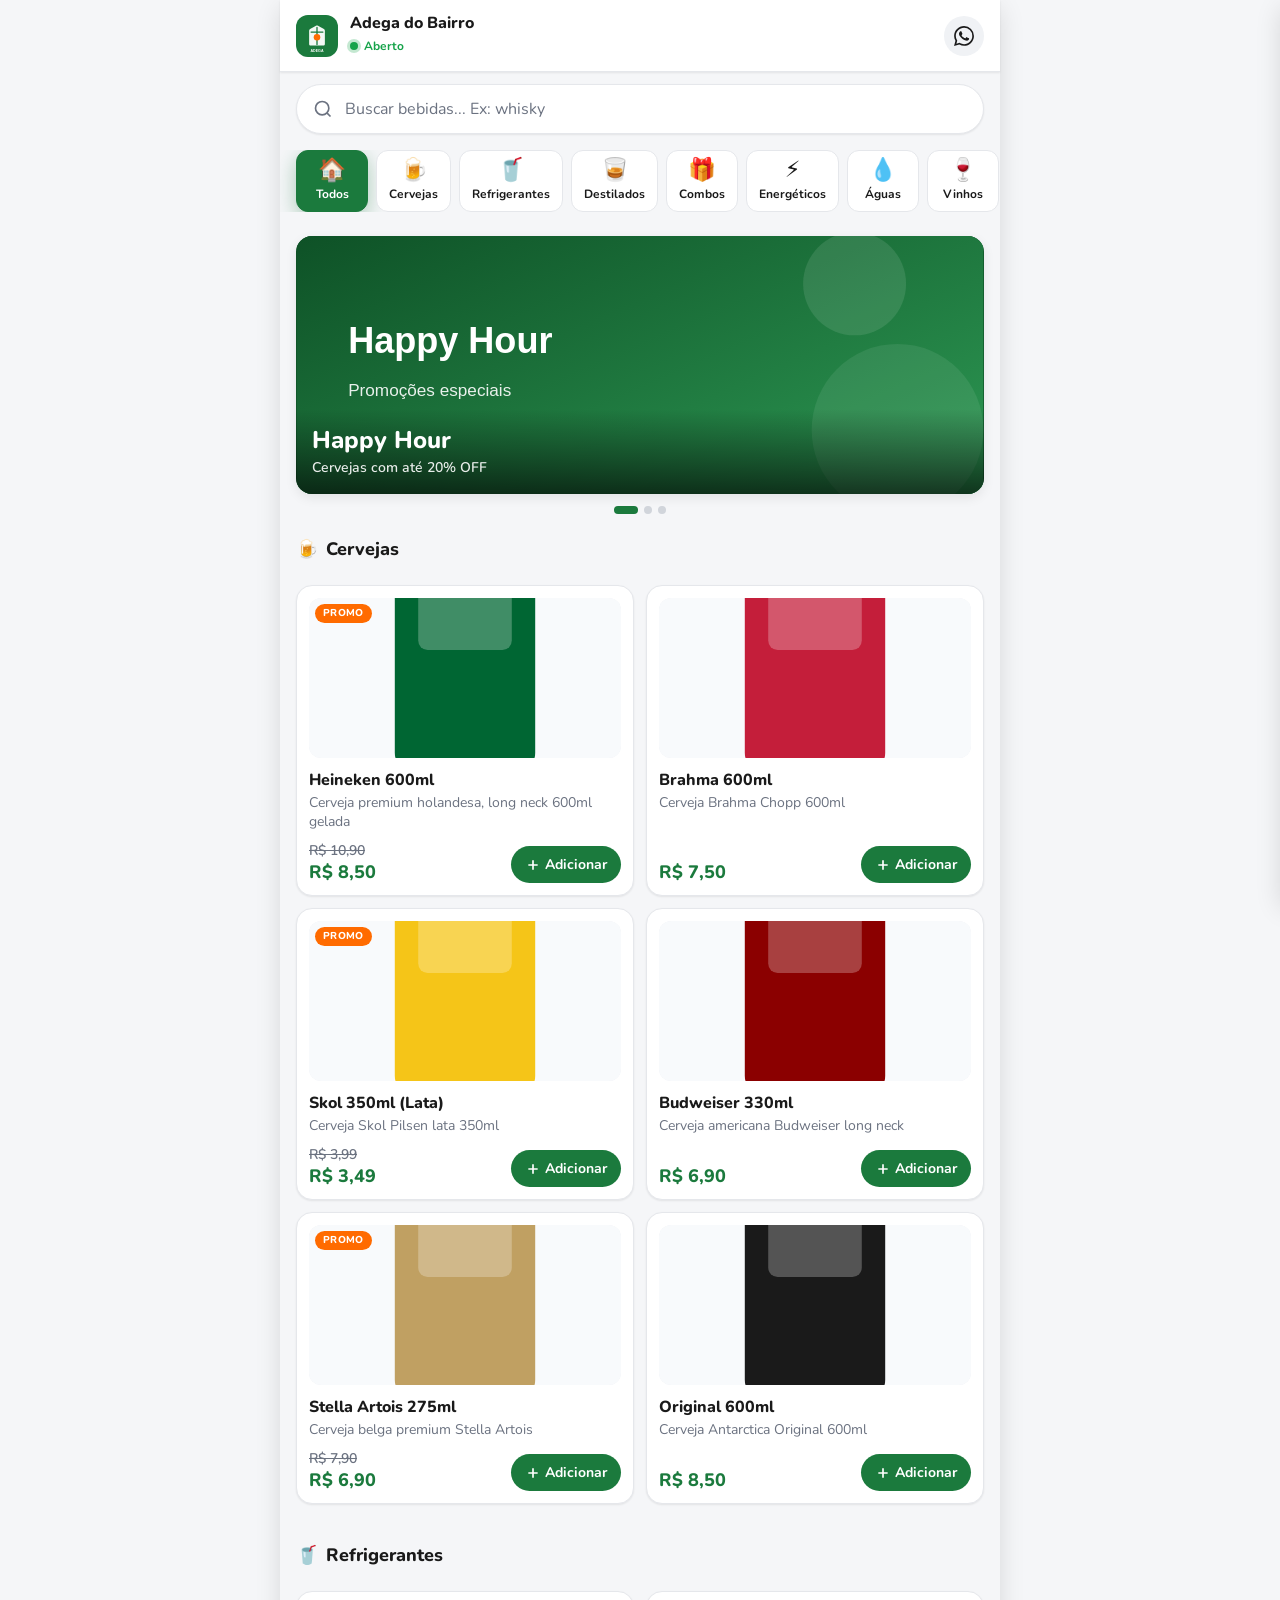
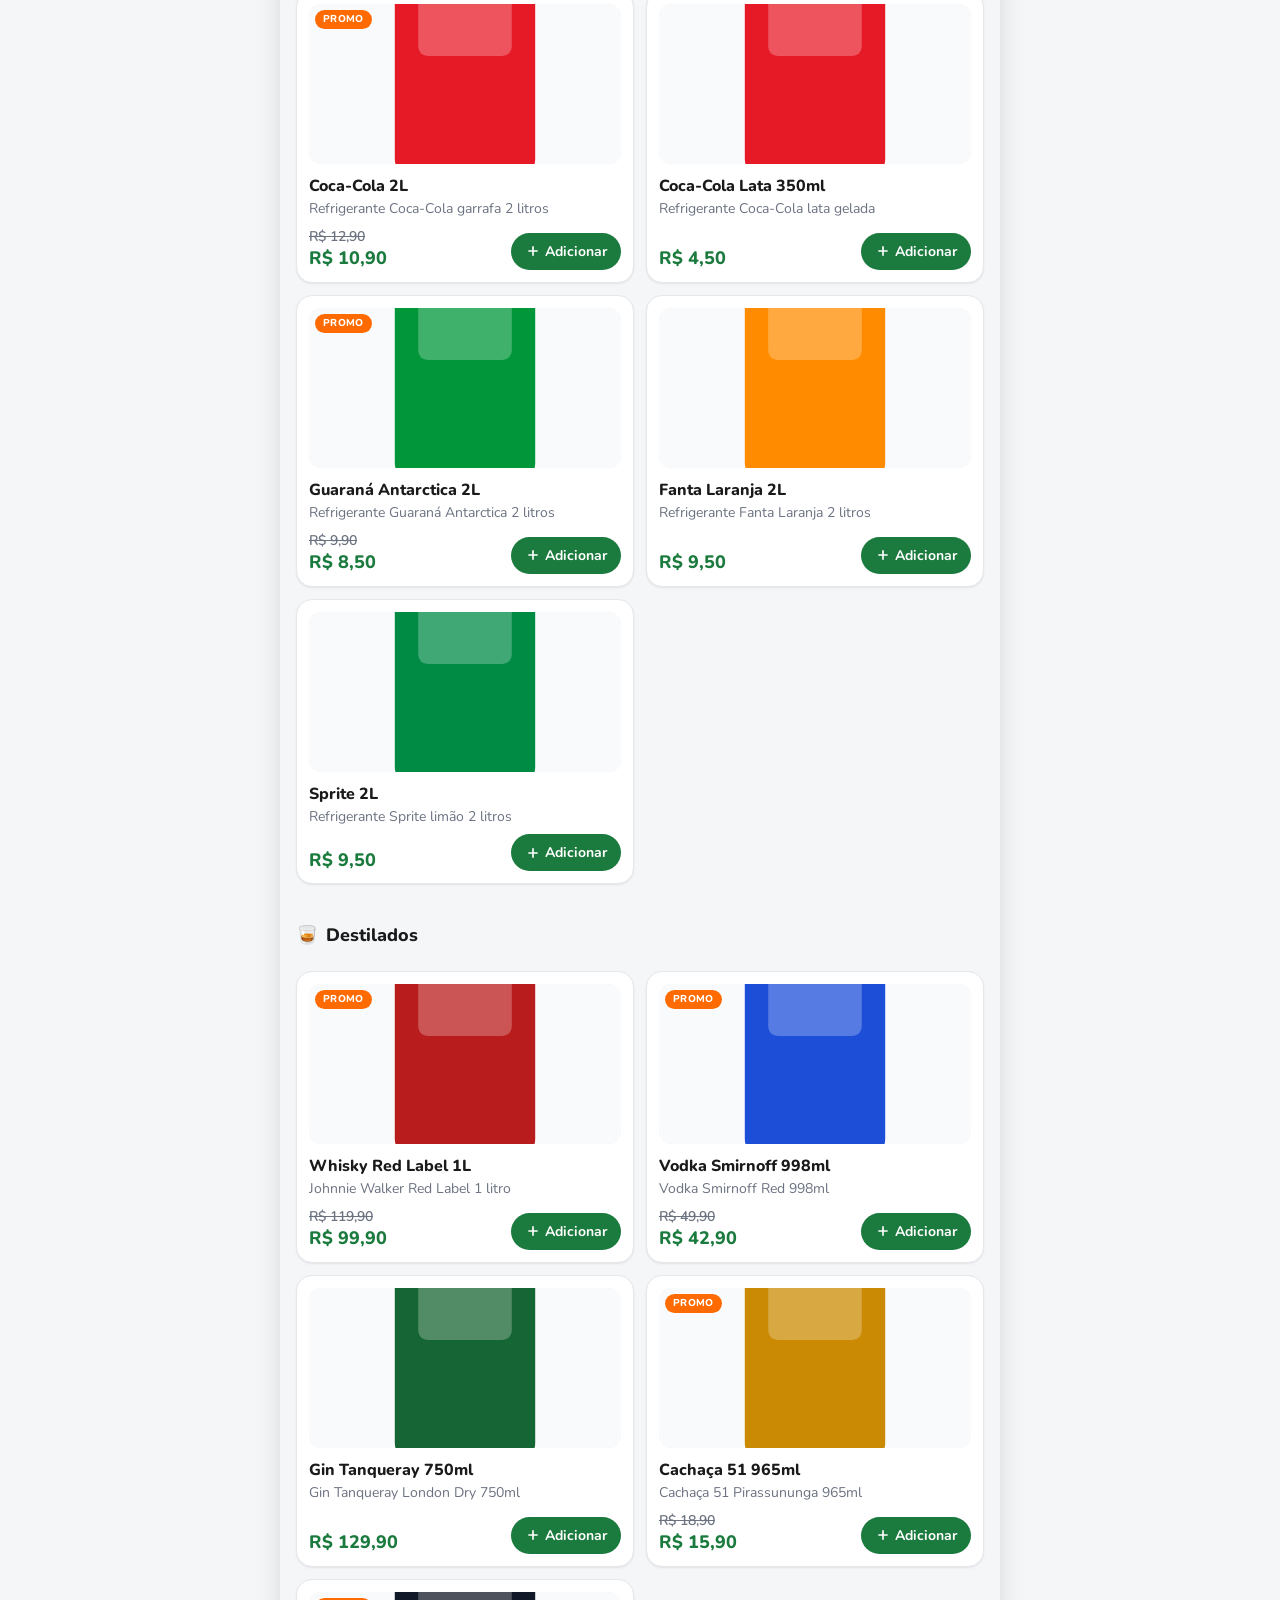
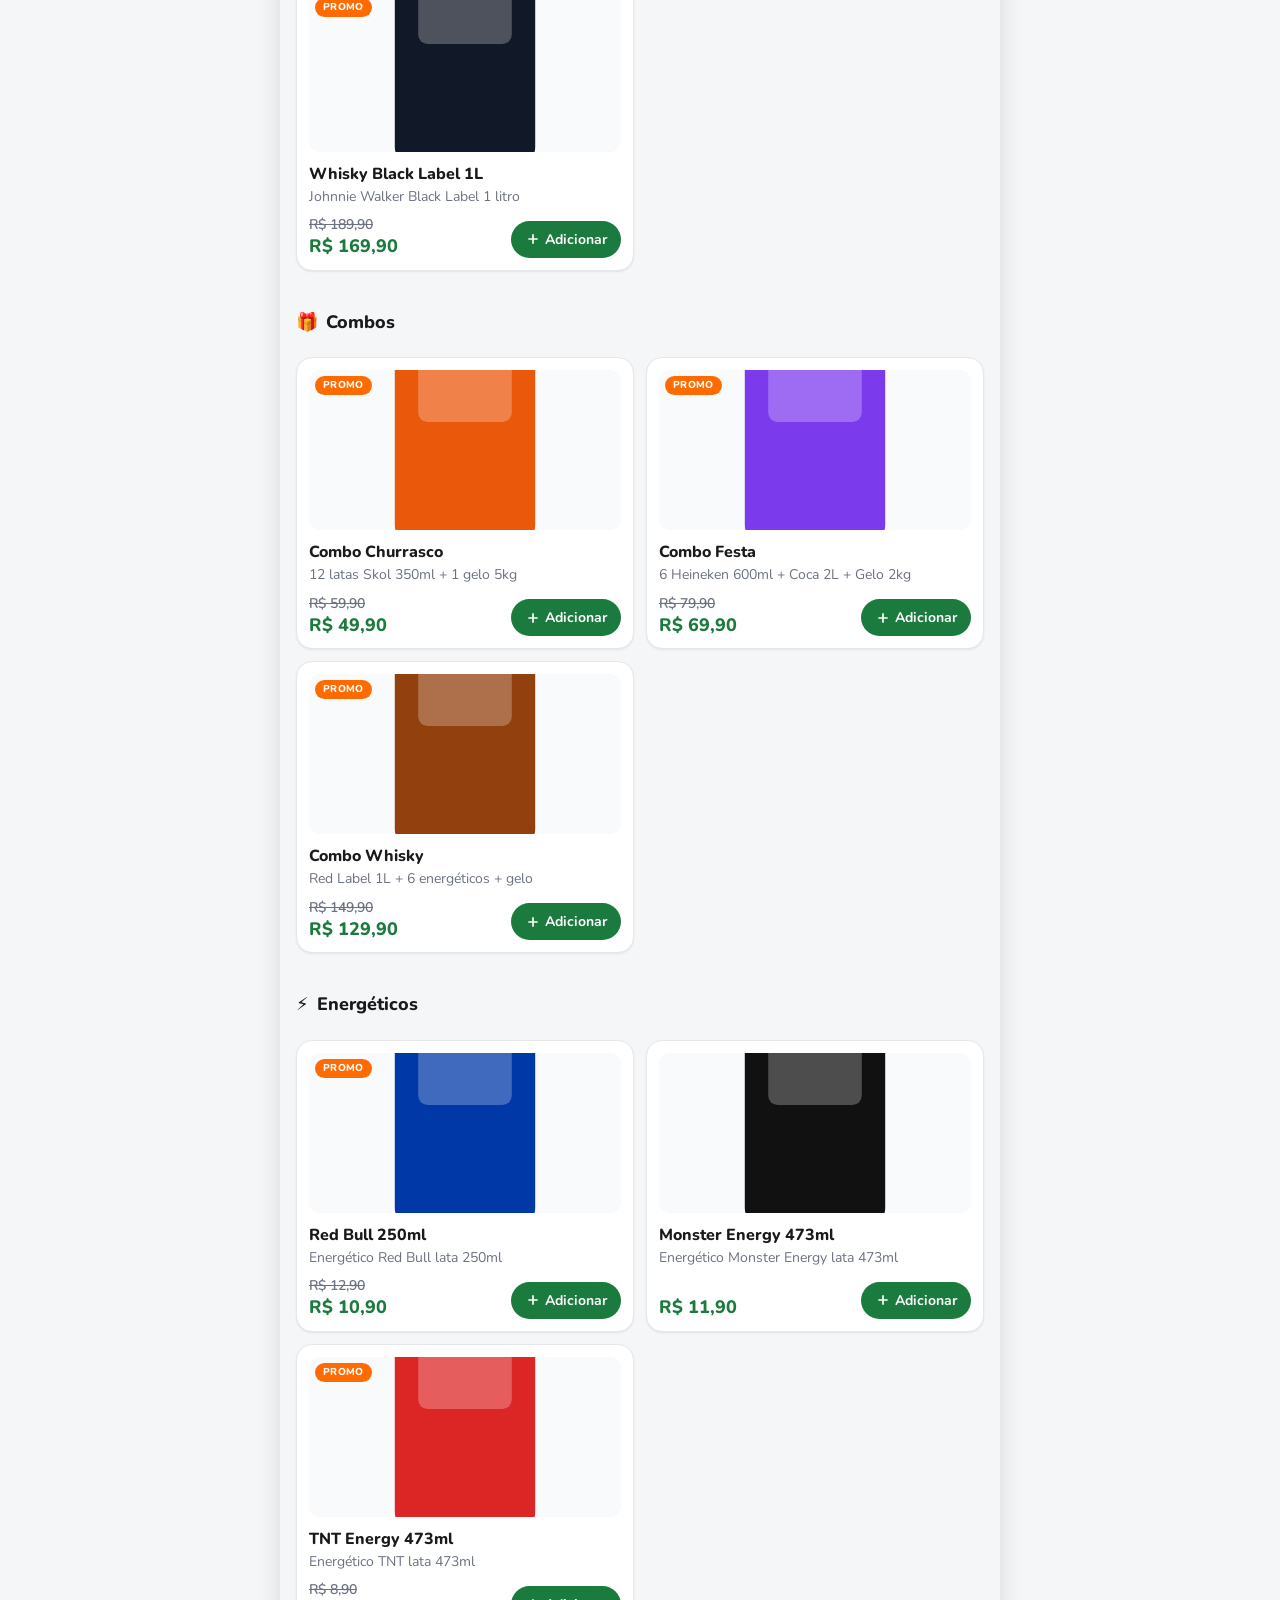
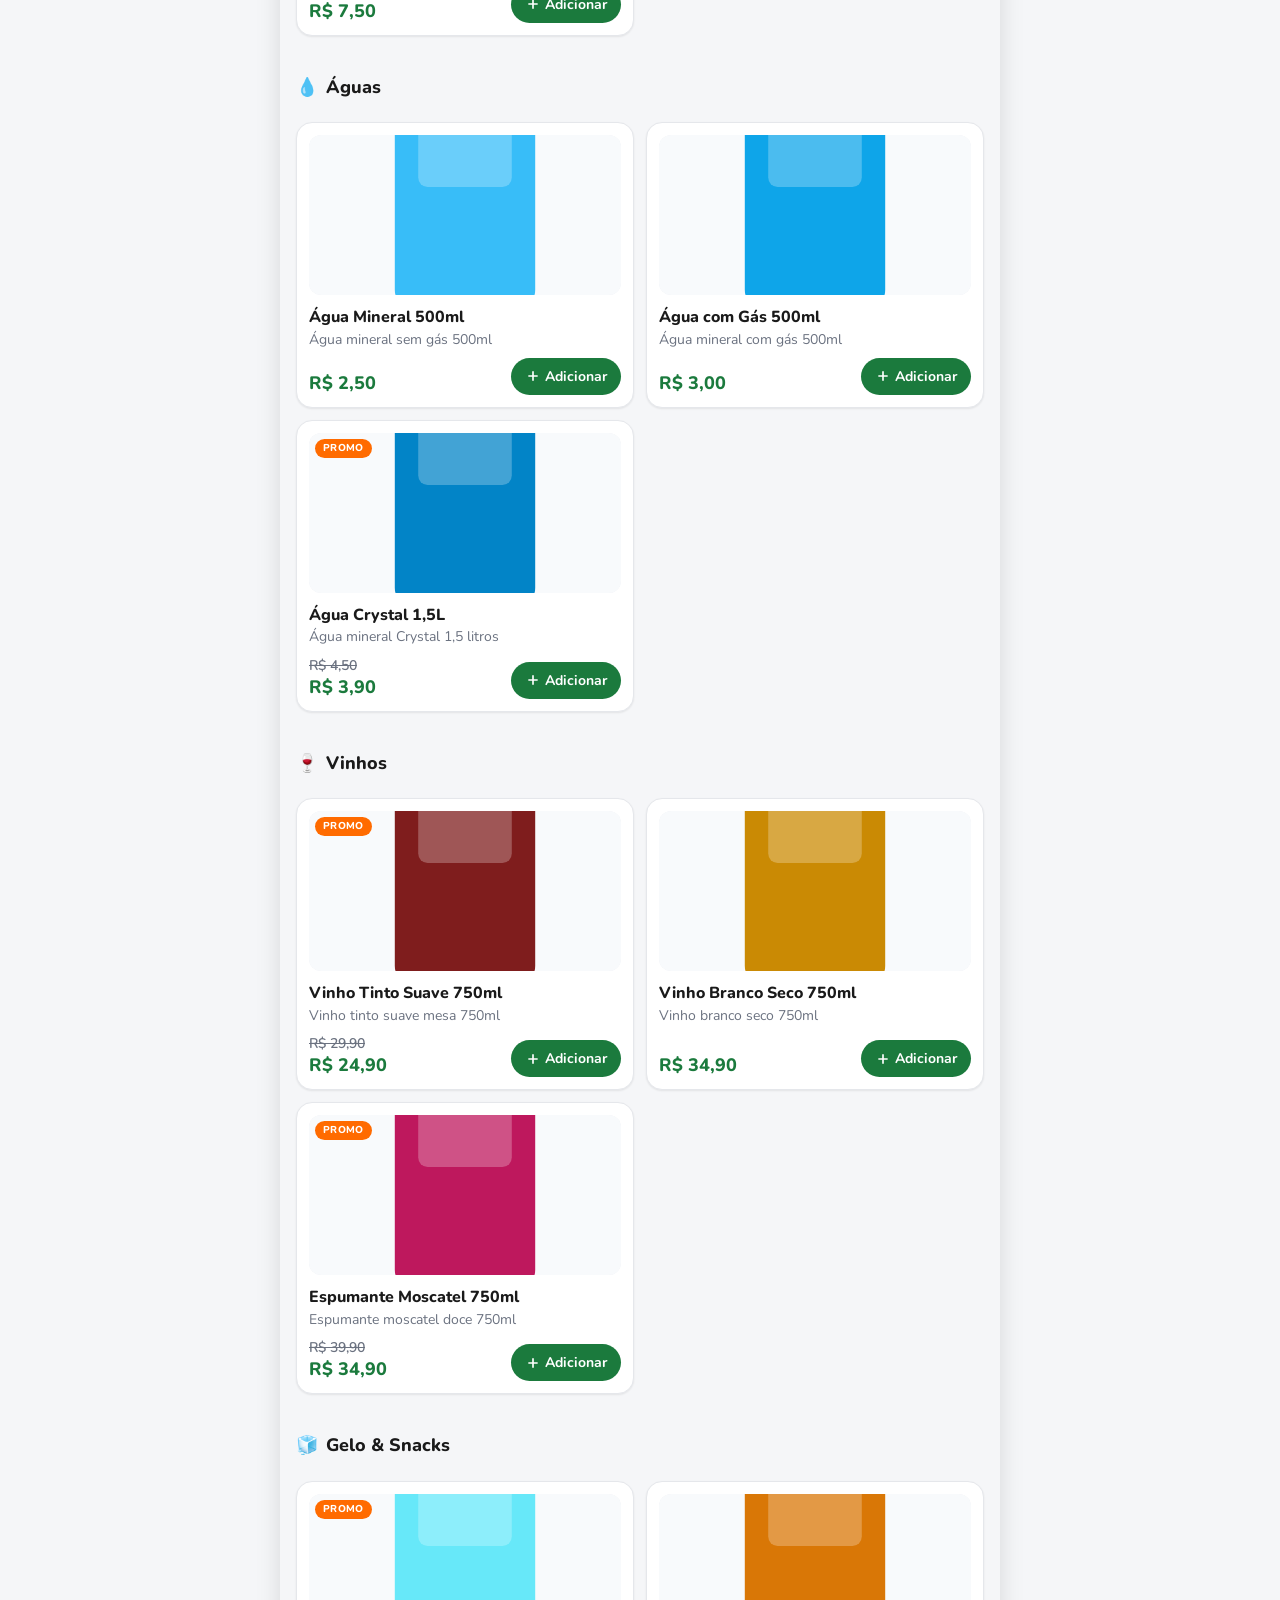
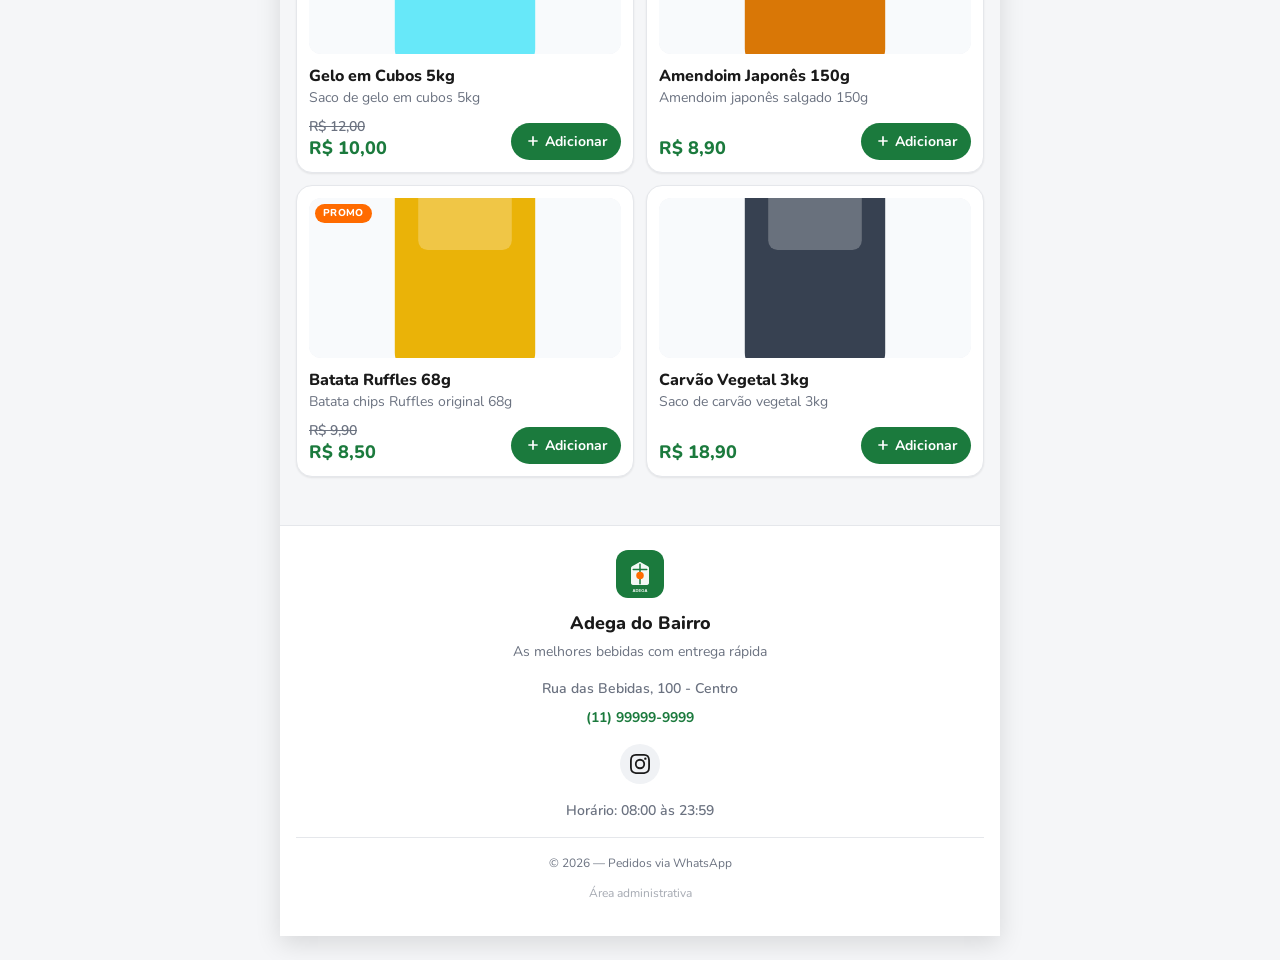
<file: index.html>
<!DOCTYPE html>
<html lang="pt-BR">
<head>
  <meta charset="UTF-8" />
  <script>
    /* Base path: GitHub Pages / HTTP. Em file:// NÃO usa <base> (abre direto no PC). */
    (function () {
      if (location.protocol === "file:") {
        window.APP_BASE = "";
        window.assetUrl = function (p) {
          return String(p || "").replace(/^\.\//, "").replace(/^\//, "");
        };
        return;
      }
      var path = location.pathname || "/";
      var base;
      if (path.indexOf("/admin") !== -1) {
        base = path.replace(/\/admin(?:\/.*)?$/, "/");
      } else if (/\.html?$/i.test(path)) {
        base = path.replace(/\/[^/]+$/, "/");
      } else {
        base = path.endsWith("/") ? path : path + "/";
      }
      window.APP_BASE = base;
      window.assetUrl = function (p) {
        return base + String(p || "").replace(/^\.\//, "").replace(/^\//, "");
      };
      if (!document.querySelector("base")) {
        var el = document.createElement("base");
        el.href = base;
        document.head.insertBefore(el, document.head.firstChild);
      }
    })();
  </script>
  <meta name="viewport" content="width=device-width, initial-scale=1.0, viewport-fit=cover" />
  <meta name="theme-color" content="#1B7A3D" />
  <meta name="description" content="Peça cervejas, destilados, refrigerantes e mais. Entrega rápida pelo WhatsApp." />
  <meta name="keywords" content="delivery bebidas, adega, cerveja, whisky, cardápio digital" />
  <meta name="apple-mobile-web-app-capable" content="yes" />
  <meta name="apple-mobile-web-app-status-bar-style" content="default" />
  <meta name="apple-mobile-web-app-title" content="Adega do Bairro" />
  <meta property="og:title" content="Adega do Bairro | Delivery de Bebidas" />
  <meta property="og:description" content="Peça cervejas, destilados e mais com entrega rápida pelo WhatsApp." />
  <meta property="og:type" content="website" />
  <meta property="og:image" content="assets/images/logo.svg" />
  <meta name="twitter:card" content="summary" />
  <title>Adega do Bairro | Delivery de Bebidas</title>
  <link rel="icon" href="assets/images/favicon.svg" type="image/svg+xml" />
  <link rel="apple-touch-icon" href="assets/images/icon-192.png" />
  <link rel="manifest" href="manifest.json" />
  <link rel="stylesheet" href="assets/css/style.css" />
</head>
<body>
  <div class="app" id="app">
    <!-- Loading -->
    <div class="loading" id="loading">
      <div class="spinner"></div>
      <p>Carregando cardápio...</p>
    </div>

    <div id="app-conteudo" class="oculto">
      <!-- Header -->
      <header class="header">
        <img id="header-logo" class="header-logo" src="assets/images/logo.svg" alt="Logo" />
        <div class="header-info">
          <h1 class="header-nome" id="header-nome">Adega do Bairro</h1>
          <div class="header-status aberto" id="header-status">
            <span class="ponto"></span>
            Aberto
          </div>
        </div>
        <div class="header-acoes">
          <a id="header-whatsapp" class="header-btn" href="#" target="_blank" rel="noopener" aria-label="WhatsApp" title="WhatsApp">
            <svg viewBox="0 0 24 24" fill="currentColor"><path d="M17.472 14.382c-.297-.149-1.758-.867-2.03-.967-.273-.099-.471-.148-.67.15-.197.297-.767.966-.94 1.164-.173.199-.347.223-.644.075-.297-.15-1.255-.463-2.39-1.475-.883-.788-1.48-1.761-1.653-2.059-.173-.297-.018-.458.13-.606.134-.133.298-.347.446-.52.149-.174.198-.298.298-.497.099-.198.05-.371-.025-.52-.075-.149-.669-1.612-.916-2.207-.242-.579-.487-.5-.669-.51-.173-.008-.371-.01-.57-.01-.198 0-.52.074-.792.372-.272.297-1.04 1.016-1.04 2.479 0 1.462 1.065 2.875 1.213 3.074.149.198 2.096 3.2 5.077 4.487.709.306 1.262.489 1.694.625.712.227 1.36.195 1.871.118.571-.085 1.758-.719 2.006-1.413.248-.694.248-1.289.173-1.413-.074-.124-.272-.198-.57-.347m-5.421 7.403h-.004a9.87 9.87 0 01-5.031-1.378l-.361-.214-3.741.982.998-3.648-.235-.374a9.86 9.86 0 01-1.51-5.26c.001-5.45 4.436-9.884 9.888-9.884 2.64 0 5.122 1.03 6.988 2.898a9.825 9.825 0 012.893 6.994c-.003 5.45-4.435 9.884-9.885 9.884m8.413-18.297A11.815 11.815 0 0012.05 0C5.495 0 .16 5.335.157 11.892c0 2.096.547 4.142 1.588 5.945L.057 24l6.305-1.654a11.882 11.882 0 005.683 1.448h.005c6.554 0 11.89-5.335 11.893-11.893a11.821 11.821 0 00-3.48-8.413z"/></svg>
          </a>
        </div>
      </header>

      <!-- Aviso loja fechada -->
      <div class="aviso-fechado" id="aviso-fechado" role="alert"></div>

      <!-- Pesquisa -->
      <div class="pesquisa-wrap">
        <div class="pesquisa-campo">
          <svg viewBox="0 0 24 24" fill="none" stroke="currentColor" stroke-width="2"><circle cx="11" cy="11" r="8"/><path d="M21 21l-4.35-4.35"/></svg>
          <input type="search" id="pesquisa-input" placeholder="Buscar bebidas... Ex: whisky" autocomplete="off" enterkeyhint="search" />
          <button type="button" class="pesquisa-limpar" id="pesquisa-limpar" aria-label="Limpar busca">✕</button>
        </div>
      </div>

      <!-- Categorias -->
      <div class="categorias-wrap">
        <div class="categorias-lista" id="categorias-lista" role="tablist"></div>
      </div>

      <!-- Banners -->
      <section class="banner-secao" id="banner-secao">
        <div class="banner-slider">
          <div class="banner-track" id="banner-track"></div>
          <button class="banner-nav prev" id="banner-prev" type="button" aria-label="Anterior">
            <svg viewBox="0 0 24 24" fill="none" stroke="currentColor" stroke-width="2.5"><path d="M15 18l-6-6 6-6"/></svg>
          </button>
          <button class="banner-nav next" id="banner-next" type="button" aria-label="Próximo">
            <svg viewBox="0 0 24 24" fill="none" stroke="currentColor" stroke-width="2.5"><path d="M9 18l6-6-6-6"/></svg>
          </button>
        </div>
        <div class="banner-dots" id="banner-dots"></div>
      </section>

      <!-- Produtos -->
      <section class="produtos-secao" id="produtos-secao">
        <div class="produtos-grid" id="produtos-grid"></div>
      </section>

      <!-- Footer -->
      <footer class="footer">
        <img id="footer-logo" class="footer-logo" src="assets/images/logo.svg" alt="" />
        <div class="footer-nome" id="footer-nome">Adega do Bairro</div>
        <p class="footer-slogan" id="footer-slogan">As melhores bebidas com entrega rápida</p>
        <div class="footer-info">
          <span id="footer-endereco"></span>
          <a id="footer-telefone" href="#" target="_blank" rel="noopener"></a>
        </div>
        <div class="footer-redes">
          <a id="footer-instagram" class="oculto" href="#" target="_blank" rel="noopener" aria-label="Instagram">
            <svg viewBox="0 0 24 24" fill="currentColor"><path d="M12 2.163c3.204 0 3.584.012 4.85.07 3.252.148 4.771 1.691 4.919 4.919.058 1.265.069 1.645.069 4.849 0 3.205-.012 3.584-.069 4.849-.149 3.225-1.664 4.771-4.919 4.919-1.266.058-1.644.07-4.85.07-3.204 0-3.584-.012-4.849-.07-3.26-.149-4.771-1.699-4.919-4.92-.058-1.265-.07-1.644-.07-4.849 0-3.204.013-3.583.07-4.849.149-3.227 1.664-4.771 4.919-4.919 1.266-.057 1.645-.069 4.849-.069zM12 0C8.741 0 8.333.014 7.053.072 2.695.272.273 2.69.073 7.052.014 8.333 0 8.741 0 12c0 3.259.014 3.668.072 4.948.2 4.358 2.618 6.78 6.98 6.98C8.333 23.986 8.741 24 12 24c3.259 0 3.668-.014 4.948-.072 4.354-.2 6.782-2.618 6.979-6.98.059-1.28.073-1.689.073-4.948 0-3.259-.014-3.667-.072-4.947-.196-4.354-2.617-6.78-6.979-6.98C15.668.014 15.259 0 12 0zm0 5.838a6.162 6.162 0 100 12.324 6.162 6.162 0 000-12.324zM12 16a4 4 0 110-8 4 4 0 010 8zm6.406-11.845a1.44 1.44 0 100 2.881 1.44 1.44 0 000-2.881z"/></svg>
          </a>
        </div>
        <p class="footer-horario" id="footer-horario"></p>
        <p class="footer-copy">© <span id="ano-atual"></span> — Pedidos via WhatsApp</p>
        <a class="footer-admin-link" href="admin/">Área administrativa</a>
      </footer>
    </div>
  </div>

  <!-- Barra do carrinho (preço + finalizar sempre visíveis) -->
  <div class="carrinho-barra oculto" id="carrinho-barra">
    <button type="button" class="carrinho-barra-info" id="carrinho-btn-flutuante" aria-label="Ver carrinho">
      <span class="carrinho-barra-badge" id="carrinho-badge">0</span>
      <div class="carrinho-barra-textos">
        <strong id="barra-total">R$ 0,00</strong>
        <small id="barra-detalhe">inclui entrega</small>
      </div>
    </button>
    <button type="button" class="carrinho-barra-finalizar" id="btn-finalizar-barra">
      Finalizar pedido
    </button>
  </div>

  <!-- Overlay + Drawer carrinho -->
  <div class="carrinho-overlay" id="carrinho-overlay"></div>
  <aside class="carrinho-drawer" id="carrinho-drawer" aria-label="Carrinho">
    <div class="carrinho-header">
      <h2>🛒 Seu pedido</h2>
      <button class="carrinho-fechar" id="carrinho-fechar" type="button" aria-label="Fechar">✕</button>
    </div>

    <div class="carrinho-vazio" id="carrinho-vazio">
      <div class="icone">🛒</div>
      <p>Seu carrinho está vazio</p>
      <span>Adicione produtos para continuar</span>
    </div>

    <div class="carrinho-itens oculto" id="carrinho-itens"></div>

    <div class="carrinho-footer oculto" id="carrinho-footer">
      <div class="cupom-area">
        <input type="text" id="cupom-input" placeholder="Cupom de desconto" maxlength="20" />
        <button type="button" id="btn-aplicar-cupom">Aplicar</button>
      </div>
      <div class="carrinho-resumo">
        <div class="resumo-linha"><span>Subtotal</span><span id="resumo-subtotal">R$ 0,00</span></div>
        <div class="resumo-linha"><span>Entrega</span><span id="resumo-entrega">R$ 0,00</span></div>
        <div class="resumo-linha desconto oculto" id="resumo-desconto-linha"><span>Desconto</span><span id="resumo-desconto">- R$ 0,00</span></div>
        <div class="resumo-linha total"><span>Total</span><span id="resumo-total">R$ 0,00</span></div>
      </div>
      <button class="btn-finalizar" id="btn-finalizar" type="button">
        <svg viewBox="0 0 24 24" fill="currentColor"><path d="M17.472 14.382c-.297-.149-1.758-.867-2.03-.967-.273-.099-.471-.148-.67.15-.197.297-.767.966-.94 1.164-.173.199-.347.223-.644.075-.297-.15-1.255-.463-2.39-1.475-.883-.788-1.48-1.761-1.653-2.059-.173-.297-.018-.458.13-.606.134-.133.298-.347.446-.52.149-.174.198-.298.298-.497.099-.198.05-.371-.025-.52-.075-.149-.669-1.612-.916-2.207-.242-.579-.487-.5-.669-.51-.173-.008-.371-.01-.57-.01-.198 0-.52.074-.792.372-.272.297-1.04 1.016-1.04 2.479 0 1.462 1.065 2.875 1.213 3.074.149.198 2.096 3.2 5.077 4.487.709.306 1.262.489 1.694.625.712.227 1.36.195 1.871.118.571-.085 1.758-.719 2.006-1.413.248-.694.248-1.289.173-1.413-.074-.124-.272-.198-.57-.347m-5.421 7.403h-.004a9.87 9.87 0 01-5.031-1.378l-.361-.214-3.741.982.998-3.648-.235-.374a9.86 9.86 0 01-1.51-5.26c.001-5.45 4.436-9.884 9.888-9.884 2.64 0 5.122 1.03 6.988 2.898a9.825 9.825 0 012.893 6.994c-.003 5.45-4.435 9.884-9.885 9.884m8.413-18.297A11.815 11.815 0 0012.05 0C5.495 0 .16 5.335.157 11.892c0 2.096.547 4.142 1.588 5.945L.057 24l6.305-1.654a11.882 11.882 0 005.683 1.448h.005c6.554 0 11.89-5.335 11.893-11.893a11.821 11.821 0 00-3.48-8.413z"/></svg>
        Finalizar pedido
      </button>
      <p class="aviso-pedido-minimo oculto" id="aviso-pedido-minimo"></p>
    </div>
  </aside>

  <!-- Modal finalizar pedido -->
  <div class="modal-overlay" id="modal-pedido" role="dialog" aria-modal="true" aria-labelledby="modal-titulo">
    <div class="modal">
      <div class="modal-handle"></div>
      <div class="modal-header">
        <h2 id="modal-titulo">Finalizar pedido</h2>
        <button class="modal-fechar" id="modal-fechar" type="button" aria-label="Fechar">✕</button>
      </div>

      <div class="aviso-pix-only" id="aviso-pix-only">
        💳 <strong>Pagamento somente via PIX</strong>
        <span id="pix-info"></span>
      </div>

      <h3 class="modal-secao-titulo">Seu pedido</h3>
      <div class="pedido-itens-lista" id="pedido-itens-lista"></div>
      <div class="resumo-pedido-modal" id="resumo-pedido-modal"></div>

      <h3 class="modal-secao-titulo">Seus dados</h3>

      <div class="form-grupo">
        <label for="pedido-nome">Nome completo <span class="obrigatorio">*</span></label>
        <input type="text" id="pedido-nome" placeholder="Como devemos chamar você?" autocomplete="name" />
        <span class="erro-campo">Informe seu nome</span>
      </div>

      <div class="form-grupo">
        <label for="pedido-telefone">Telefone / WhatsApp <span class="obrigatorio">*</span></label>
        <input type="tel" id="pedido-telefone" placeholder="(11) 99999-9999" autocomplete="tel" />
        <span class="erro-campo">Informe seu telefone</span>
      </div>

      <div class="form-grupo" id="grupo-endereco">
        <label for="pedido-endereco">Endereço completo <span class="obrigatorio">*</span></label>
        <textarea id="pedido-endereco" placeholder="Rua, número, bairro, complemento, ponto de referência"></textarea>
        <span class="erro-campo">Informe o endereço de entrega</span>
      </div>

      <div class="form-grupo oculto" id="grupo-bairro">
        <label for="pedido-bairro">Bairro (taxa)</label>
        <select id="pedido-bairro">
          <option value="">Taxa padrão de entrega</option>
        </select>
      </div>

      <div class="tipo-entrega" id="tipo-entrega-wrap">
        <button type="button" class="tipo-entrega-opcao ativo" data-tipo="entrega">
          <span class="icone">🛵</span>
          Entrega
        </button>
        <button type="button" class="tipo-entrega-opcao" id="opcao-retirada" data-tipo="retirada">
          <span class="icone">🏪</span>
          Retirada
        </button>
      </div>

      <div class="form-grupo">
        <label for="pedido-obs">Observação (opcional)</label>
        <textarea id="pedido-obs" placeholder="Ex: interfone 101, sem gelo..."></textarea>
      </div>

      <button class="btn-enviar-pedido" id="btn-enviar-pedido" type="button">
        <svg viewBox="0 0 24 24" fill="currentColor"><path d="M17.472 14.382c-.297-.149-1.758-.867-2.03-.967-.273-.099-.471-.148-.67.15-.197.297-.767.966-.94 1.164-.173.199-.347.223-.644.075-.297-.15-1.255-.463-2.39-1.475-.883-.788-1.48-1.761-1.653-2.059-.173-.297-.018-.458.13-.606.134-.133.298-.347.446-.52.149-.174.198-.298.298-.497.099-.198.05-.371-.025-.52-.075-.149-.669-1.612-.916-2.207-.242-.579-.487-.5-.669-.51-.173-.008-.371-.01-.57-.01-.198 0-.52.074-.792.372-.272.297-1.04 1.016-1.04 2.479 0 1.462 1.065 2.875 1.213 3.074.149.198 2.096 3.2 5.077 4.487.709.306 1.262.489 1.694.625.712.227 1.36.195 1.871.118.571-.085 1.758-.719 2.006-1.413.248-.694.248-1.289.173-1.413-.074-.124-.272-.198-.57-.347m-5.421 7.403h-.004a9.87 9.87 0 01-5.031-1.378l-.361-.214-3.741.982.998-3.648-.235-.374a9.86 9.86 0 01-1.51-5.26c.001-5.45 4.436-9.884 9.888-9.884 2.64 0 5.122 1.03 6.988 2.898a9.825 9.825 0 012.893 6.994c-.003 5.45-4.435 9.884-9.885 9.884m8.413-18.297A11.815 11.815 0 0012.05 0C5.495 0 .16 5.335.157 11.892c0 2.096.547 4.142 1.588 5.945L.057 24l6.305-1.654a11.882 11.882 0 005.683 1.448h.005c6.554 0 11.89-5.335 11.893-11.893a11.821 11.821 0 00-3.48-8.413z"/></svg>
        Enviar pedido no WhatsApp
      </button>
    </div>
  </div>

  <!-- PWA banner -->
  <div class="pwa-banner" id="pwa-banner">
    <div class="pwa-banner-info">
      <strong>Instalar aplicativo</strong>
      <span>Acesse mais rápido pela tela inicial</span>
    </div>
    <div class="pwa-banner-acoes">
      <button type="button" class="pwa-instalar" id="pwa-instalar">Instalar</button>
      <button type="button" class="pwa-fechar" id="pwa-fechar">Agora não</button>
    </div>
  </div>

  <!-- Toasts -->
  <div class="toast-container" id="toast-container"></div>

  <script>
    document.getElementById("ano-atual").textContent = new Date().getFullYear();
  </script>
  <script src="data/loja.js"></script>
  <script src="data/produtos.js"></script>
  <script src="data/categorias.js"></script>
  <script src="data/banners.js"></script>
  <script src="assets/js/utils.js"></script>
  <script src="assets/js/pedidos-store.js"></script>
  <script src="assets/js/horario.js"></script>
  <script src="assets/js/categorias.js"></script>
  <script src="assets/js/produtos.js"></script>
  <script src="assets/js/banner.js"></script>
  <script src="assets/js/carrinho.js"></script>
  <script src="assets/js/whatsapp.js"></script>
  <script src="assets/js/pwa.js"></script>
  <script src="assets/js/app.js"></script>
</body>
</html>
</file>
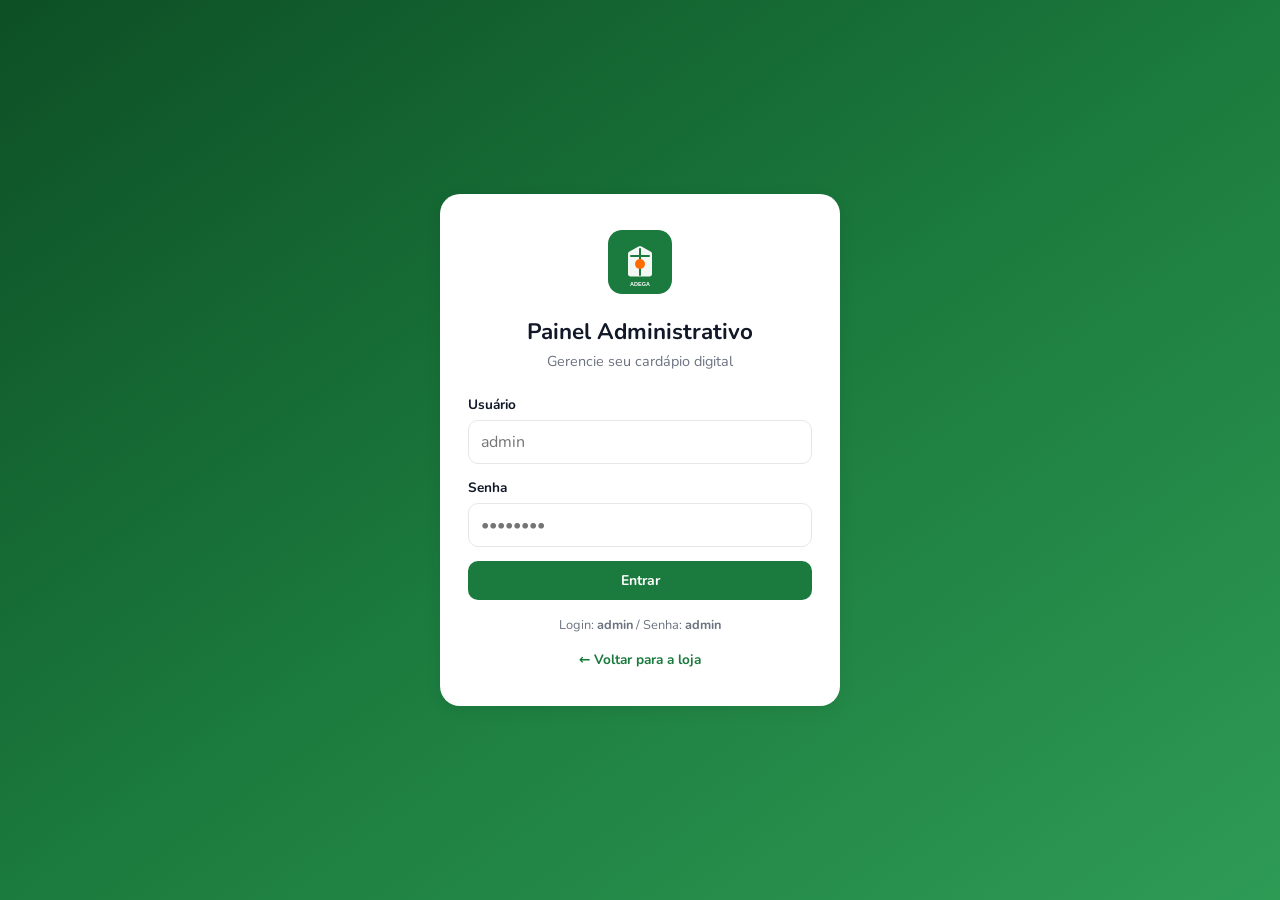
<file: admin/index.html>
<!DOCTYPE html>
<html lang="pt-BR">
<head>
  <meta charset="UTF-8" />
  <script>
    (function () {
      if (location.protocol === "file:") {
        window.APP_BASE = "";
        window.assetUrl = function (p) {
          return String(p || "").replace(/^\.\//, "").replace(/^\//, "");
        };
        return;
      }
      var path = location.pathname || "/";
      var base = path.indexOf("/admin") !== -1
        ? path.replace(/\/admin(?:\/.*)?$/, "/")
        : (/\.html?$/i.test(path) ? path.replace(/\/[^/]+$/, "/") : (path.endsWith("/") ? path : path + "/"));
      window.APP_BASE = base;
      window.assetUrl = function (p) {
        return base + String(p || "").replace(/^\.\//, "").replace(/^\//, "");
      };
    })();
  </script>
  <meta name="viewport" content="width=device-width, initial-scale=1.0" />
  <meta name="robots" content="noindex, nofollow" />
  <title>Admin | Cardápio Digital</title>
  <link rel="icon" href="../assets/images/favicon.svg" type="image/svg+xml" />
  <link rel="stylesheet" href="admin.css" />
</head>
<body>
  <!-- Login -->
  <div id="tela-login" class="login-wrap">
    <div class="login-card">
      <img src="../assets/images/logo.svg" alt="Logo" class="login-logo" />
      <h1>Painel Administrativo</h1>
      <p class="login-sub">Gerencie seu cardápio digital</p>
      <form id="form-login" autocomplete="on">
        <div class="campo">
          <label for="login-usuario">Usuário</label>
          <input type="text" id="login-usuario" required autocomplete="username" placeholder="admin" />
        </div>
        <div class="campo">
          <label for="login-senha">Senha</label>
          <input type="password" id="login-senha" required autocomplete="current-password" placeholder="••••••••" />
        </div>
        <p class="login-erro oculto" id="login-erro">Usuário ou senha incorretos</p>
        <button type="submit" class="btn btn-primario btn-bloco">Entrar</button>
      </form>
      <p class="login-dica">Login: <strong>admin</strong> / Senha: <strong>admin</strong></p>
      <a href="../" class="voltar-loja">← Voltar para a loja</a>
    </div>
  </div>

  <!-- Painel -->
  <div id="tela-admin" class="admin oculto">
    <aside class="sidebar">
      <div class="sidebar-brand">
        <img src="../assets/images/logo.svg" alt="" />
        <div>
          <strong>Admin</strong>
          <span id="sidebar-loja-nome">Loja</span>
        </div>
      </div>
      <nav class="sidebar-nav">
        <button type="button" class="nav-item ativo" data-aba="dashboard">📊 Dashboard</button>
        <button type="button" class="nav-item" data-aba="pedidos">🧾 Pedidos <span class="nav-badge" id="nav-badge-pedidos" hidden>0</span></button>
        <button type="button" class="nav-item" data-aba="produtos">🍺 Produtos</button>
        <button type="button" class="nav-item" data-aba="categorias">📁 Categorias</button>
        <button type="button" class="nav-item" data-aba="banners">🖼️ Banners</button>
        <button type="button" class="nav-item" data-aba="promocoes">🏷️ Promoções</button>
        <button type="button" class="nav-item" data-aba="loja">🏪 Loja</button>
        <button type="button" class="nav-item" data-aba="config">⚙️ Configurações</button>
      </nav>
      <div class="sidebar-footer">
        <a href="../" target="_blank" class="btn btn-outline btn-bloco">Ver loja</a>
        <button type="button" class="btn btn-ghost btn-bloco" id="btn-logout">Sair</button>
      </div>
    </aside>

    <div class="admin-main">
      <header class="admin-topbar">
        <button type="button" class="btn-menu" id="btn-menu" aria-label="Menu">☰</button>
        <h2 id="titulo-aba">Dashboard</h2>
        <div class="topbar-acoes">
          <button type="button" class="btn btn-outline" id="btn-exportar">Exportar JSON</button>
          <button type="button" class="btn btn-primario" id="btn-salvar-tudo">Salvar alterações</button>
        </div>
      </header>

      <main class="admin-content">
        <!-- Dashboard -->
        <section class="aba ativo" id="aba-dashboard">
          <div class="stats-grid">
            <div class="stat-card">
              <span class="stat-label">Produtos ativos</span>
              <strong id="stat-produtos">0</strong>
            </div>
            <div class="stat-card">
              <span class="stat-label">Em promoção</span>
              <strong id="stat-promos">0</strong>
            </div>
            <div class="stat-card">
              <span class="stat-label">Categorias</span>
              <strong id="stat-categorias">0</strong>
            </div>
            <div class="stat-card">
              <span class="stat-label">Banners</span>
              <strong id="stat-banners">0</strong>
            </div>
            <div class="stat-card">
              <span class="stat-label">Pedidos enviados</span>
              <strong id="stat-pedidos">0</strong>
            </div>
          </div>
          <div class="card">
            <h3>Como editar o cardápio</h3>
            <ol class="lista-ajuda">
              <li>Altere produtos, categorias, banners e dados da loja neste painel.</li>
              <li>Clique em <strong>Salvar alterações</strong> — os dados ficam no navegador (LocalStorage).</li>
              <li>A loja pública lê automaticamente as alterações salvas neste dispositivo.</li>
              <li>Para publicar em outro computador/hospedagem, use <strong>Exportar JSON</strong> e substitua os arquivos em <code>data/</code>.</li>
              <li>Altere o WhatsApp em <strong>Loja</strong> para receber pedidos no seu número.</li>
            </ol>
          </div>
          <div class="card aviso-card">
            <h3>⚠️ Importante para venda comercial</h3>
            <p>Troque a senha padrão em <strong>Configurações</strong> antes de entregar ao cliente. Configure WhatsApp, horários e taxa de entrega.</p>
          </div>
        </section>

        <!-- Pedidos -->
        <section class="aba" id="aba-pedidos">
          <div class="toolbar">
            <input type="search" id="busca-pedidos" placeholder="Buscar por nome, telefone, endereço..." />
            <select id="filtro-status-pedidos">
              <option value="">Todos os status</option>
              <option value="novo">Novos</option>
              <option value="atendido">Atendidos</option>
            </select>
            <button type="button" class="btn btn-outline" id="btn-exportar-pedidos">Exportar pedidos</button>
            <button type="button" class="btn btn-outline" id="btn-importar-pedido">Importar pedido JSON</button>
            <input type="file" id="input-importar-pedido" accept="application/json,.json" hidden />
            <button type="button" class="btn btn-perigo" id="btn-limpar-pedidos">Limpar histórico</button>
          </div>
          <p class="texto-muted" style="margin-bottom:12px">
            Pedidos salvos quando o cliente clica em <strong>Enviar pedido no WhatsApp</strong>.
            No GitHub Pages / mesmo site, aparecem automaticamente.
            Se abrir os HTML direto no PC, importe o arquivo JSON baixado no envio.
          </p>
          <div id="lista-pedidos" class="lista-pedidos"></div>
        </section>

        <!-- Produtos -->
        <section class="aba" id="aba-produtos">
          <div class="toolbar">
            <input type="search" id="busca-produtos" placeholder="Buscar produto..." />
            <select id="filtro-cat-produtos">
              <option value="">Todas categorias</option>
            </select>
            <button type="button" class="btn btn-primario" id="btn-novo-produto">+ Novo produto</button>
          </div>
          <div class="table-wrap">
            <table class="tabela" id="tabela-produtos">
              <thead>
                <tr>
                  <th>Foto</th>
                  <th>Nome</th>
                  <th>Categoria</th>
                  <th>Preço</th>
                  <th>Promo</th>
                  <th>Status</th>
                  <th>Ações</th>
                </tr>
              </thead>
              <tbody></tbody>
            </table>
          </div>
        </section>

        <!-- Categorias -->
        <section class="aba" id="aba-categorias">
          <div class="toolbar">
            <button type="button" class="btn btn-primario" id="btn-nova-categoria">+ Nova categoria</button>
          </div>
          <div class="table-wrap">
            <table class="tabela" id="tabela-categorias">
              <thead>
                <tr>
                  <th>Ícone</th>
                  <th>Nome</th>
                  <th>ID</th>
                  <th>Ordem</th>
                  <th>Status</th>
                  <th>Ações</th>
                </tr>
              </thead>
              <tbody></tbody>
            </table>
          </div>
        </section>

        <!-- Banners -->
        <section class="aba" id="aba-banners">
          <div class="toolbar">
            <button type="button" class="btn btn-primario" id="btn-novo-banner">+ Novo banner</button>
          </div>
          <div class="table-wrap">
            <table class="tabela" id="tabela-banners">
              <thead>
                <tr>
                  <th>Imagem</th>
                  <th>Título</th>
                  <th>Subtítulo</th>
                  <th>Ordem</th>
                  <th>Status</th>
                  <th>Ações</th>
                </tr>
              </thead>
              <tbody></tbody>
            </table>
          </div>
        </section>

        <!-- Promoções -->
        <section class="aba" id="aba-promocoes">
          <div class="card">
            <h3>Produtos em promoção</h3>
            <p class="texto-muted">Marque produtos com preço promocional. Eles aparecem com a tag “Promo” na loja.</p>
            <div id="lista-promocoes" class="lista-promocoes"></div>
          </div>
          <div class="card">
            <h3>Cupons de desconto</h3>
            <div class="toolbar">
              <button type="button" class="btn btn-primario" id="btn-novo-cupom">+ Novo cupom</button>
            </div>
            <div class="table-wrap">
              <table class="tabela" id="tabela-cupons">
                <thead>
                  <tr>
                    <th>Código</th>
                    <th>Tipo</th>
                    <th>Valor</th>
                    <th>Mínimo</th>
                    <th>Status</th>
                    <th>Ações</th>
                  </tr>
                </thead>
                <tbody></tbody>
              </table>
            </div>
          </div>
        </section>

        <!-- Loja -->
        <section class="aba" id="aba-loja">
          <div class="form-grid">
            <div class="card">
              <h3>Dados da loja</h3>
              <div class="campo">
                <label for="loja-nome">Nome da loja</label>
                <input type="text" id="loja-nome" />
              </div>
              <div class="campo">
                <label for="loja-slogan">Slogan</label>
                <input type="text" id="loja-slogan" />
              </div>
              <div class="campo">
                <label for="loja-logo">URL / caminho do logo</label>
                <input type="text" id="loja-logo" placeholder="assets/images/logo.svg" />
              </div>
              <div class="campo">
                <label for="loja-logo-file">Ou enviar logo (foto do PC)</label>
                <input type="file" id="loja-logo-file" accept="image/*" />
                <small>A imagem fica salva no navegador ao clicar em Salvar</small>
              </div>
              <div class="campo">
                <label for="loja-whatsapp">WhatsApp (com DDI)</label>
                <input type="text" id="loja-whatsapp" placeholder="5511999999999" />
                <small>Apenas números. Ex: 5511999999999</small>
              </div>
              <div class="campo">
                <label for="loja-telefone">Telefone exibido</label>
                <input type="text" id="loja-telefone" />
              </div>
              <div class="campo">
                <label for="loja-endereco">Endereço</label>
                <input type="text" id="loja-endereco" />
              </div>
              <div class="campo">
                <label for="loja-instagram">Instagram (sem @)</label>
                <input type="text" id="loja-instagram" />
              </div>
            </div>

            <div class="card">
              <h3>Horário e entrega</h3>
              <div class="campo-row">
                <div class="campo">
                  <label for="loja-abertura">Abertura</label>
                  <input type="time" id="loja-abertura" />
                </div>
                <div class="campo">
                  <label for="loja-fechamento">Fechamento</label>
                  <input type="time" id="loja-fechamento" />
                </div>
              </div>
              <div class="campo">
                <label for="loja-taxa">Taxa de entrega (R$)</label>
                <input type="number" id="loja-taxa" step="0.01" min="0" />
              </div>
              <div class="campo">
                <label for="loja-minimo">Pedido mínimo (R$)</label>
                <input type="number" id="loja-minimo" step="0.01" min="0" />
              </div>
              <div class="campo check">
                <label><input type="checkbox" id="loja-retirada" /> Permitir retirada no balcão</label>
              </div>
              <div class="campo check">
                <label><input type="checkbox" id="loja-pix" /> Aceitar PIX</label>
              </div>
              <div class="campo">
                <label for="loja-chave-pix">Chave PIX</label>
                <input type="text" id="loja-chave-pix" />
              </div>
              <div class="campo">
                <label for="loja-tipo-pix">Tipo da chave PIX</label>
                <select id="loja-tipo-pix">
                  <option value="telefone">Telefone</option>
                  <option value="email">E-mail</option>
                  <option value="cpf">CPF</option>
                  <option value="cnpj">CNPJ</option>
                  <option value="aleatoria">Aleatória</option>
                </select>
              </div>
            </div>

            <div class="card">
              <h3>SEO e aparência</h3>
              <div class="campo">
                <label for="loja-seo-title">Título (SEO)</label>
                <input type="text" id="loja-seo-title" />
              </div>
              <div class="campo">
                <label for="loja-seo-desc">Descrição (SEO)</label>
                <textarea id="loja-seo-desc" rows="3"></textarea>
              </div>
              <div class="campo-row">
                <div class="campo">
                  <label for="loja-cor-primaria">Cor primária</label>
                  <input type="color" id="loja-cor-primaria" />
                </div>
                <div class="campo">
                  <label for="loja-cor-destaque">Cor destaque</label>
                  <input type="color" id="loja-cor-destaque" />
                </div>
              </div>
            </div>

            <div class="card">
              <h3>Taxas por bairro</h3>
              <div id="lista-bairros"></div>
              <button type="button" class="btn btn-outline" id="btn-add-bairro">+ Adicionar bairro</button>
            </div>
          </div>
        </section>

        <!-- Config -->
        <section class="aba" id="aba-config">
          <div class="card" style="max-width:480px">
            <h3>Login do painel</h3>
            <div class="campo">
              <label for="config-usuario">Usuário</label>
              <input type="text" id="config-usuario" />
            </div>
            <div class="campo">
              <label for="config-senha">Nova senha</label>
              <input type="password" id="config-senha" placeholder="Deixe em branco para manter" />
            </div>
            <button type="button" class="btn btn-primario" id="btn-salvar-login">Atualizar login</button>
          </div>
          <div class="card" style="max-width:480px;margin-top:16px">
            <h3>Dados locais</h3>
            <p class="texto-muted">Restaura os arquivos JSON originais e remove alterações salvas neste navegador.</p>
            <button type="button" class="btn btn-perigo" id="btn-resetar">Restaurar dados padrão</button>
          </div>
          <div class="card" style="max-width:480px;margin-top:16px">
            <h3>Importar JSON</h3>
            <p class="texto-muted">Cole o conteúdo de um arquivo JSON exportado.</p>
            <div class="campo">
              <label for="import-tipo">Tipo</label>
              <select id="import-tipo">
                <option value="produtos">Produtos</option>
                <option value="categorias">Categorias</option>
                <option value="banners">Banners</option>
                <option value="loja">Loja</option>
              </select>
            </div>
            <div class="campo">
              <label for="import-json">JSON</label>
              <textarea id="import-json" rows="6" placeholder='[...]'></textarea>
            </div>
            <button type="button" class="btn btn-outline" id="btn-importar">Importar</button>
          </div>
        </section>
      </main>
    </div>
  </div>

  <!-- Modal genérico -->
  <div class="modal-bg oculto" id="modal-bg">
    <div class="modal-admin" id="modal-admin">
      <div class="modal-admin-header">
        <h3 id="modal-titulo">Editar</h3>
        <button type="button" class="modal-x" id="modal-x">✕</button>
      </div>
      <div class="modal-admin-body" id="modal-body"></div>
      <div class="modal-admin-footer">
        <button type="button" class="btn btn-ghost" id="modal-cancelar">Cancelar</button>
        <button type="button" class="btn btn-primario" id="modal-salvar">Salvar</button>
      </div>
    </div>
  </div>

  <div class="toast-box" id="toast-box"></div>

  <script src="../data/loja.js"></script>
  <script src="../data/produtos.js"></script>
  <script src="../data/categorias.js"></script>
  <script src="../data/banners.js"></script>
  <script src="../assets/js/pedidos-store.js"></script>
  <script src="admin.js"></script>
</body>
</html>
</file>
<file: assets/css/style.css>
@import url("https://fonts.googleapis.com/css2?family=Nunito:wght@400;600;700;800&display=swap");
@import url("./variables.css");
@import url("./reset.css");
@import url("./header.css");
@import url("./banner.css");
@import url("./produtos.css");
@import url("./carrinho.css");
@import url("./modal.css");
@import url("./footer.css");
@import url("./animations.css");
@import url("./responsive.css");

body {
  font-family: var(--fonte-principal);
  background: var(--cor-fundo);
  color: var(--cor-texto);
  padding-bottom: 24px;
}

.app {
  max-width: var(--largura-max);
  margin: 0 auto;
  min-height: 100vh;
  position: relative;
  background: var(--cor-fundo);
}

.container {
  padding-inline: var(--espaco-4);
}

.secao {
  margin-top: var(--espaco-5);
}

.secao-titulo {
  font-size: var(--texto-lg);
  font-weight: 800;
  margin-bottom: var(--espaco-3);
  display: flex;
  align-items: center;
  gap: var(--espaco-2);
}

.secao-titulo span {
  font-size: var(--texto-xl);
}

/* Pesquisa */
.pesquisa-wrap {
  padding: var(--espaco-3) var(--espaco-4) var(--espaco-2);
  position: sticky;
  top: var(--header-altura);
  z-index: var(--z-categorias);
  background: var(--cor-fundo);
}

.pesquisa-campo {
  display: flex;
  align-items: center;
  gap: var(--espaco-3);
  background: var(--cor-superficie);
  border: 1.5px solid var(--cor-borda);
  border-radius: var(--raio-full);
  padding: var(--espaco-3) var(--espaco-4);
  box-shadow: var(--sombra-sm);
  transition: border-color var(--transicao-rapida), box-shadow var(--transicao-rapida);
}

.pesquisa-campo:focus-within {
  border-color: var(--cor-primaria);
  box-shadow: 0 0 0 3px rgba(27, 122, 61, 0.15);
}

.pesquisa-campo svg {
  width: 20px;
  height: 20px;
  color: var(--cor-texto-secundario);
  flex-shrink: 0;
}

.pesquisa-campo input {
  flex: 1;
  border: none;
  outline: none;
  background: transparent;
  font-size: var(--texto-base);
  min-width: 0;
}

.pesquisa-campo input::placeholder {
  color: var(--cor-texto-secundario);
}

.pesquisa-limpar {
  display: none;
  width: 24px;
  height: 24px;
  border-radius: var(--raio-full);
  background: var(--cor-superficie-alt);
  color: var(--cor-texto-secundario);
  align-items: center;
  justify-content: center;
  font-size: 14px;
  flex-shrink: 0;
}

.pesquisa-limpar.visivel {
  display: flex;
}

/* Categorias */
.categorias-wrap {
  padding: var(--espaco-2) 0 var(--espaco-3);
  position: sticky;
  top: calc(var(--header-altura) + 58px);
  z-index: var(--z-categorias);
  background: var(--cor-fundo);
}

.categorias-lista {
  display: flex;
  gap: var(--espaco-2);
  overflow-x: auto;
  padding: 0 var(--espaco-4);
  scrollbar-width: none;
  -ms-overflow-style: none;
}

.categorias-lista::-webkit-scrollbar {
  display: none;
}

.categoria-chip {
  display: flex;
  flex-direction: column;
  align-items: center;
  gap: 4px;
  min-width: 72px;
  padding: var(--espaco-2) var(--espaco-3);
  background: var(--cor-superficie);
  border: 1.5px solid var(--cor-borda);
  border-radius: var(--raio-md);
  transition: all var(--transicao-rapida);
  flex-shrink: 0;
}

.categoria-chip:hover {
  border-color: var(--cor-primaria-clara);
}

.categoria-chip.ativo {
  background: var(--cor-primaria);
  border-color: var(--cor-primaria);
  color: var(--cor-texto-inverso);
  box-shadow: var(--sombra-float);
}

.categoria-chip .icone {
  font-size: 1.4rem;
  line-height: 1;
}

.categoria-chip .nome {
  font-size: var(--texto-xs);
  font-weight: 700;
  white-space: nowrap;
}

/* Status fechado banner */
.aviso-fechado {
  display: none;
  margin: var(--espaco-3) var(--espaco-4) 0;
  padding: var(--espaco-3) var(--espaco-4);
  background: #FEF2F2;
  border: 1px solid #FECACA;
  border-radius: var(--raio-md);
  color: var(--cor-erro);
  font-size: var(--texto-sm);
  font-weight: 600;
  align-items: center;
  gap: var(--espaco-2);
}

.aviso-fechado.visivel {
  display: flex;
}

/* Toast */
.toast-container {
  position: fixed;
  bottom: 100px;
  left: 50%;
  transform: translateX(-50%);
  z-index: var(--z-toast);
  display: flex;
  flex-direction: column;
  gap: var(--espaco-2);
  width: calc(100% - 32px);
  max-width: 400px;
  pointer-events: none;
}

.toast {
  background: var(--cor-texto);
  color: var(--cor-texto-inverso);
  padding: var(--espaco-3) var(--espaco-4);
  border-radius: var(--raio-md);
  font-size: var(--texto-sm);
  font-weight: 600;
  box-shadow: var(--sombra-lg);
  animation: slideUp 0.3s ease;
  text-align: center;
}

.toast.sucesso {
  background: var(--cor-sucesso);
}

.toast.erro {
  background: var(--cor-erro);
}

/* Empty state */
.vazio {
  text-align: center;
  padding: var(--espaco-12) var(--espaco-4);
  color: var(--cor-texto-secundario);
}

.vazio .icone {
  font-size: 3rem;
  margin-bottom: var(--espaco-3);
  opacity: 0.5;
}

.vazio p {
  font-size: var(--texto-base);
  font-weight: 600;
}

/* Loading */
.loading {
  display: flex;
  flex-direction: column;
  align-items: center;
  justify-content: center;
  min-height: 40vh;
  gap: var(--espaco-4);
  color: var(--cor-texto-secundario);
}

.spinner {
  width: 40px;
  height: 40px;
  border: 3px solid var(--cor-borda);
  border-top-color: var(--cor-primaria);
  border-radius: 50%;
  animation: spin 0.8s linear infinite;
}

/* Utilitários */
.oculto {
  display: none !important;
}

.preco {
  font-weight: 800;
  color: var(--cor-primaria);
}

.preco-antigo {
  font-size: var(--texto-sm);
  color: var(--cor-texto-secundario);
  text-decoration: line-through;
  font-weight: 600;
}
</file>
<file: admin/admin.css>
@import url("https://fonts.googleapis.com/css2?family=Nunito:wght@400;600;700;800&display=swap");

:root {
  --verde: #1B7A3D;
  --verde-escuro: #0D4F25;
  --laranja: #FF6B00;
  --fundo: #F3F4F6;
  --branco: #FFFFFF;
  --borda: #E5E7EB;
  --texto: #111827;
  --muted: #6B7280;
  --perigo: #DC2626;
  --sidebar: 260px;
  --raio: 12px;
  --sombra: 0 4px 16px rgba(0, 0, 0, 0.08);
}

*,
*::before,
*::after {
  box-sizing: border-box;
  margin: 0;
  padding: 0;
}

body {
  font-family: "Nunito", system-ui, sans-serif;
  background: var(--fundo);
  color: var(--texto);
  min-height: 100vh;
}

.oculto {
  display: none !important;
}

/* Login */
.login-wrap {
  min-height: 100vh;
  display: flex;
  align-items: center;
  justify-content: center;
  padding: 24px;
  background: linear-gradient(145deg, #0D4F25 0%, #1B7A3D 50%, #2E9B55 100%);
}

.login-card {
  background: var(--branco);
  border-radius: 20px;
  padding: 36px 28px;
  width: 100%;
  max-width: 400px;
  box-shadow: var(--sombra);
  text-align: center;
}

.login-logo {
  width: 64px;
  height: 64px;
  border-radius: 14px;
  margin: 0 auto 16px;
}

.login-card h1 {
  font-size: 1.4rem;
  margin-bottom: 4px;
}

.login-sub {
  color: var(--muted);
  font-size: 0.9rem;
  margin-bottom: 24px;
}

.login-erro {
  color: var(--perigo);
  font-size: 0.85rem;
  font-weight: 700;
  margin-bottom: 12px;
}

.login-dica {
  margin-top: 16px;
  font-size: 0.8rem;
  color: var(--muted);
}

.voltar-loja {
  display: inline-block;
  margin-top: 16px;
  font-size: 0.85rem;
  color: var(--verde);
  font-weight: 700;
  text-decoration: none;
}

/* Layout admin */
.admin {
  display: flex;
  min-height: 100vh;
}

.sidebar {
  width: var(--sidebar);
  background: var(--branco);
  border-right: 1px solid var(--borda);
  display: flex;
  flex-direction: column;
  position: fixed;
  inset: 0 auto 0 0;
  z-index: 50;
  transition: transform 0.25s ease;
}

.sidebar-brand {
  display: flex;
  align-items: center;
  gap: 12px;
  padding: 20px 16px;
  border-bottom: 1px solid var(--borda);
}

.sidebar-brand img {
  width: 40px;
  height: 40px;
  border-radius: 10px;
}

.sidebar-brand strong {
  display: block;
  font-size: 0.95rem;
}

.sidebar-brand span {
  font-size: 0.75rem;
  color: var(--muted);
}

.sidebar-nav {
  flex: 1;
  padding: 12px;
  display: flex;
  flex-direction: column;
  gap: 4px;
  overflow-y: auto;
}

.nav-item {
  text-align: left;
  padding: 12px 14px;
  border: none;
  background: transparent;
  border-radius: 10px;
  font: inherit;
  font-weight: 700;
  font-size: 0.9rem;
  cursor: pointer;
  color: var(--texto);
  transition: background 0.15s;
  display: flex;
  align-items: center;
  gap: 8px;
}

.nav-badge {
  margin-left: auto;
  background: var(--laranja);
  color: white;
  font-size: 0.7rem;
  font-weight: 800;
  min-width: 20px;
  height: 20px;
  padding: 0 6px;
  border-radius: 999px;
  display: inline-flex;
  align-items: center;
  justify-content: center;
}

.lista-pedidos {
  display: flex;
  flex-direction: column;
  gap: 14px;
}

.pedido-card {
  background: var(--branco);
  border: 1px solid var(--borda);
  border-radius: var(--raio);
  padding: 18px;
}

.pedido-card.pedido-novo {
  border-color: #FDBA74;
  box-shadow: 0 0 0 2px rgba(255, 107, 0, 0.12);
}

.pedido-card-topo {
  display: flex;
  justify-content: space-between;
  align-items: flex-start;
  gap: 12px;
  margin-bottom: 14px;
}

.pedido-card-topo h3 {
  margin: 4px 0 0;
  font-size: 1.15rem;
}

.pedido-card-meta {
  font-size: 0.8rem;
  color: var(--muted);
  font-weight: 700;
}

.pedido-card-grid {
  display: grid;
  grid-template-columns: repeat(auto-fit, minmax(160px, 1fr));
  gap: 12px;
  margin-bottom: 14px;
}

.pedido-card .label {
  display: block;
  font-size: 0.72rem;
  text-transform: uppercase;
  letter-spacing: 0.04em;
  color: var(--muted);
  font-weight: 800;
  margin-bottom: 4px;
}

.pedido-wa {
  color: #128C7E;
  font-weight: 800;
  text-decoration: none;
  word-break: break-all;
}

.pedido-wa:hover {
  text-decoration: underline;
}

.pedido-endereco,
.pedido-obs {
  background: #F9FAFB;
  border-radius: 10px;
  padding: 12px;
  margin-bottom: 12px;
}

.pedido-endereco p,
.pedido-obs p {
  margin: 0;
  font-weight: 600;
  line-height: 1.45;
}

.pedido-itens-bloco {
  margin-bottom: 12px;
}

.pedido-item-admin {
  display: flex;
  gap: 10px;
  align-items: center;
  padding: 8px 0;
  border-bottom: 1px solid var(--borda);
}

.pedido-item-admin:last-child {
  border-bottom: none;
}

.pedido-item-admin img {
  width: 44px;
  height: 44px;
  border-radius: 8px;
  object-fit: cover;
  background: #F3F4F6;
}

.pedido-item-admin strong {
  display: block;
  font-size: 0.9rem;
}

.pedido-item-admin span {
  font-size: 0.8rem;
  color: var(--muted);
}

.pedido-totais {
  background: #F0FDF4;
  border-radius: 10px;
  padding: 12px 14px;
  margin-bottom: 14px;
}

.pedido-totais > div {
  display: flex;
  justify-content: space-between;
  font-size: 0.875rem;
  font-weight: 600;
  color: var(--muted);
  margin-bottom: 4px;
}

.pedido-totais .total {
  margin-top: 8px;
  padding-top: 8px;
  border-top: 1px dashed #86EFAC;
  color: var(--texto);
  font-size: 1.05rem;
  font-weight: 800;
}

.pedido-totais .total span:last-child {
  color: var(--verde);
}

.pedido-acoes {
  display: flex;
  flex-wrap: wrap;
  gap: 8px;
}

.nav-item:hover {
  background: #F3F4F6;
}

.nav-item.ativo {
  background: rgba(27, 122, 61, 0.12);
  color: var(--verde);
}

.sidebar-footer {
  padding: 12px;
  border-top: 1px solid var(--borda);
  display: flex;
  flex-direction: column;
  gap: 8px;
}

.admin-main {
  flex: 1;
  margin-left: var(--sidebar);
  min-width: 0;
}

.admin-topbar {
  background: var(--branco);
  border-bottom: 1px solid var(--borda);
  padding: 14px 20px;
  display: flex;
  align-items: center;
  gap: 12px;
  position: sticky;
  top: 0;
  z-index: 40;
}

.admin-topbar h2 {
  flex: 1;
  font-size: 1.15rem;
}

.topbar-acoes {
  display: flex;
  gap: 8px;
  flex-wrap: wrap;
}

.btn-menu {
  display: none;
  width: 40px;
  height: 40px;
  border: none;
  background: #F3F4F6;
  border-radius: 10px;
  font-size: 1.2rem;
  cursor: pointer;
}

.admin-content {
  padding: 20px;
}

.aba {
  display: none;
}

.aba.ativo {
  display: block;
}

/* Cards / stats */
.stats-grid {
  display: grid;
  grid-template-columns: repeat(auto-fit, minmax(160px, 1fr));
  gap: 12px;
  margin-bottom: 20px;
}

.stat-card {
  background: var(--branco);
  border-radius: var(--raio);
  padding: 18px;
  border: 1px solid var(--borda);
}

.stat-label {
  display: block;
  font-size: 0.8rem;
  color: var(--muted);
  font-weight: 700;
  margin-bottom: 6px;
}

.stat-card strong {
  font-size: 1.75rem;
  color: var(--verde);
}

.card {
  background: var(--branco);
  border-radius: var(--raio);
  padding: 20px;
  border: 1px solid var(--borda);
  margin-bottom: 16px;
}

.card h3 {
  margin-bottom: 12px;
  font-size: 1.05rem;
}

.texto-muted {
  color: var(--muted);
  font-size: 0.9rem;
  margin-bottom: 12px;
}

.lista-ajuda {
  padding-left: 20px;
  color: var(--muted);
  font-size: 0.9rem;
  line-height: 1.7;
}

.lista-ajuda li {
  margin-bottom: 6px;
}

.aviso-card {
  border-color: #FCD34D;
  background: #FFFBEB;
}

/* Forms */
.campo {
  margin-bottom: 14px;
  text-align: left;
}

.campo label {
  display: block;
  font-size: 0.85rem;
  font-weight: 700;
  margin-bottom: 6px;
}

.campo input,
.campo textarea,
.campo select {
  width: 100%;
  border: 1.5px solid var(--borda);
  border-radius: 10px;
  padding: 10px 12px;
  font: inherit;
  outline: none;
  background: var(--branco);
}

.campo input:focus,
.campo textarea:focus,
.campo select:focus {
  border-color: var(--verde);
  box-shadow: 0 0 0 3px rgba(27, 122, 61, 0.15);
}

.campo small {
  display: block;
  margin-top: 4px;
  font-size: 0.75rem;
  color: var(--muted);
}

.campo.check label {
  display: flex;
  align-items: center;
  gap: 8px;
  font-weight: 600;
  cursor: pointer;
}

.campo.check input {
  width: auto;
}

.campo-row {
  display: grid;
  grid-template-columns: 1fr 1fr;
  gap: 12px;
}

.form-grid {
  display: grid;
  grid-template-columns: repeat(auto-fit, minmax(300px, 1fr));
  gap: 16px;
}

/* Buttons */
.btn {
  display: inline-flex;
  align-items: center;
  justify-content: center;
  gap: 6px;
  padding: 10px 16px;
  border-radius: 10px;
  border: none;
  font: inherit;
  font-weight: 700;
  font-size: 0.875rem;
  cursor: pointer;
  text-decoration: none;
  transition: 0.15s;
  white-space: nowrap;
}

.btn-bloco {
  width: 100%;
}

.btn-primario {
  background: var(--verde);
  color: white;
}

.btn-primario:hover {
  background: var(--verde-escuro);
}

.btn-outline {
  background: white;
  border: 1.5px solid var(--borda);
  color: var(--texto);
}

.btn-outline:hover {
  border-color: var(--verde);
  color: var(--verde);
}

.btn-ghost {
  background: transparent;
  color: var(--muted);
}

.btn-ghost:hover {
  background: #F3F4F6;
}

.btn-perigo {
  background: var(--perigo);
  color: white;
}

.btn-sm {
  padding: 6px 10px;
  font-size: 0.75rem;
}

/* Toolbar / table */
.toolbar {
  display: flex;
  flex-wrap: wrap;
  gap: 10px;
  margin-bottom: 16px;
  align-items: center;
}

.toolbar input,
.toolbar select {
  border: 1.5px solid var(--borda);
  border-radius: 10px;
  padding: 10px 12px;
  font: inherit;
  min-width: 160px;
  flex: 1;
}

.table-wrap {
  overflow-x: auto;
  background: var(--branco);
  border-radius: var(--raio);
  border: 1px solid var(--borda);
}

.tabela {
  width: 100%;
  border-collapse: collapse;
  font-size: 0.875rem;
}

.tabela th,
.tabela td {
  padding: 12px 14px;
  text-align: left;
  border-bottom: 1px solid var(--borda);
  vertical-align: middle;
}

.tabela th {
  background: #F9FAFB;
  font-weight: 800;
  font-size: 0.75rem;
  text-transform: uppercase;
  letter-spacing: 0.03em;
  color: var(--muted);
}

.tabela tr:last-child td {
  border-bottom: none;
}

.tabela img.thumb {
  width: 44px;
  height: 44px;
  border-radius: 8px;
  object-fit: cover;
  background: #F3F4F6;
}

.badge {
  display: inline-block;
  padding: 3px 10px;
  border-radius: 999px;
  font-size: 0.7rem;
  font-weight: 800;
}

.badge-ok {
  background: #DCFCE7;
  color: #166534;
}

.badge-off {
  background: #FEE2E2;
  color: #991B1B;
}

.badge-promo {
  background: #FFEDD5;
  color: #C2410C;
}

.acoes {
  display: flex;
  gap: 6px;
  flex-wrap: wrap;
}

.lista-promocoes {
  display: flex;
  flex-direction: column;
  gap: 8px;
}

.promo-item {
  display: flex;
  align-items: center;
  gap: 12px;
  padding: 10px;
  background: #F9FAFB;
  border-radius: 10px;
}

.promo-item img {
  width: 40px;
  height: 40px;
  border-radius: 8px;
  object-fit: cover;
}

.promo-item .info {
  flex: 1;
  min-width: 0;
}

.promo-item .info strong {
  display: block;
  font-size: 0.9rem;
}

.promo-item .info span {
  font-size: 0.8rem;
  color: var(--muted);
}

.bairro-row {
  display: grid;
  grid-template-columns: 1fr 100px 40px;
  gap: 8px;
  margin-bottom: 8px;
}

.bairro-row input {
  border: 1.5px solid var(--borda);
  border-radius: 8px;
  padding: 8px 10px;
  font: inherit;
}

/* Modal */
.modal-bg {
  position: fixed;
  inset: 0;
  background: rgba(0, 0, 0, 0.5);
  z-index: 100;
  display: flex;
  align-items: center;
  justify-content: center;
  padding: 16px;
}

.modal-admin {
  background: white;
  border-radius: 16px;
  width: 100%;
  max-width: 520px;
  max-height: 90vh;
  display: flex;
  flex-direction: column;
  box-shadow: var(--sombra);
}

.modal-admin-header {
  display: flex;
  align-items: center;
  justify-content: space-between;
  padding: 16px 20px;
  border-bottom: 1px solid var(--borda);
}

.modal-x {
  width: 32px;
  height: 32px;
  border: none;
  border-radius: 50%;
  background: #F3F4F6;
  cursor: pointer;
  font-size: 1rem;
}

.modal-admin-body {
  padding: 20px;
  overflow-y: auto;
}

.modal-admin-footer {
  padding: 14px 20px;
  border-top: 1px solid var(--borda);
  display: flex;
  justify-content: flex-end;
  gap: 8px;
}

/* Toast */
.toast-box {
  position: fixed;
  bottom: 24px;
  right: 24px;
  z-index: 200;
  display: flex;
  flex-direction: column;
  gap: 8px;
}

.toast {
  background: #111827;
  color: white;
  padding: 12px 18px;
  border-radius: 10px;
  font-size: 0.875rem;
  font-weight: 700;
  box-shadow: var(--sombra);
  animation: up 0.25s ease;
}

.toast.ok {
  background: var(--verde);
}

.toast.erro {
  background: var(--perigo);
}

@keyframes up {
  from {
    opacity: 0;
    transform: translateY(10px);
  }
  to {
    opacity: 1;
    transform: translateY(0);
  }
}

.sidebar-backdrop {
  display: none;
  position: fixed;
  inset: 0;
  background: rgba(0, 0, 0, 0.4);
  z-index: 45;
}

@media (max-width: 900px) {
  .sidebar {
    transform: translateX(-100%);
  }

  .sidebar.aberta {
    transform: translateX(0);
  }

  .sidebar-backdrop.visivel {
    display: block;
  }

  .admin-main {
    margin-left: 0;
  }

  .btn-menu {
    display: flex;
    align-items: center;
    justify-content: center;
  }

  .topbar-acoes .btn {
    padding: 8px 10px;
    font-size: 0.75rem;
  }
}

@media (max-width: 560px) {
  .campo-row {
    grid-template-columns: 1fr;
  }

  .admin-content {
    padding: 12px;
  }
}
</file>
